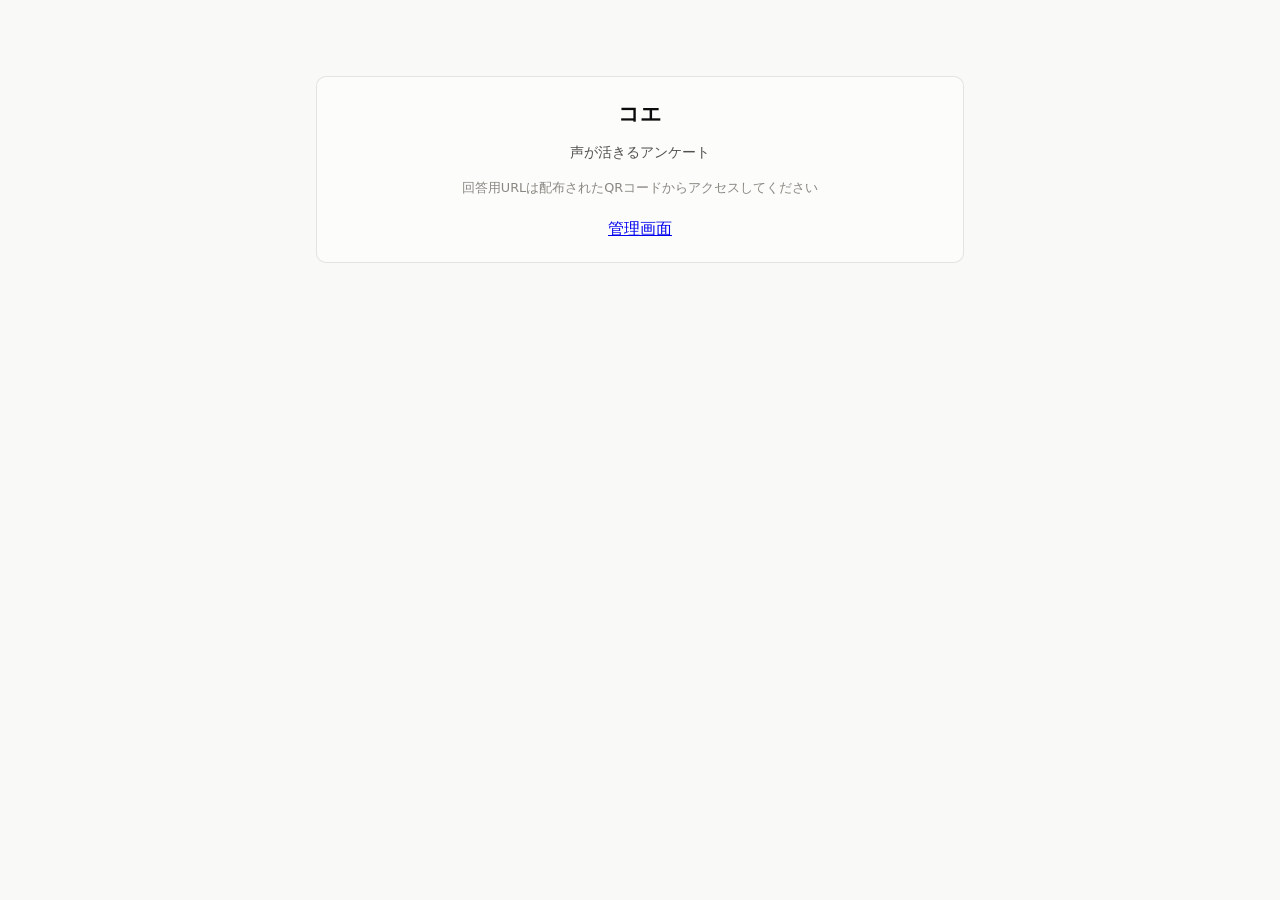
<file: index.html>
<!DOCTYPE html>
<html lang="ja">
<head>
<meta charset="UTF-8">
<meta name="viewport" content="width=device-width, initial-scale=1.0">
<meta name="robots" content="noindex">
<title>コエ — 声が活きるアンケート</title>
<link rel="stylesheet" href="css/style.css">
</head>
<body>
<div id="app">
  <div class="loading">読み込み中…</div>
</div>
<script src="js/config.js"></script>
<script src="js/api.js"></script>
<script src="js/charts.js"></script>
<script src="js/survey.js"></script>
<script src="js/admin.js"></script>
<script src="js/app.js"></script>
</body>
</html>
</file>
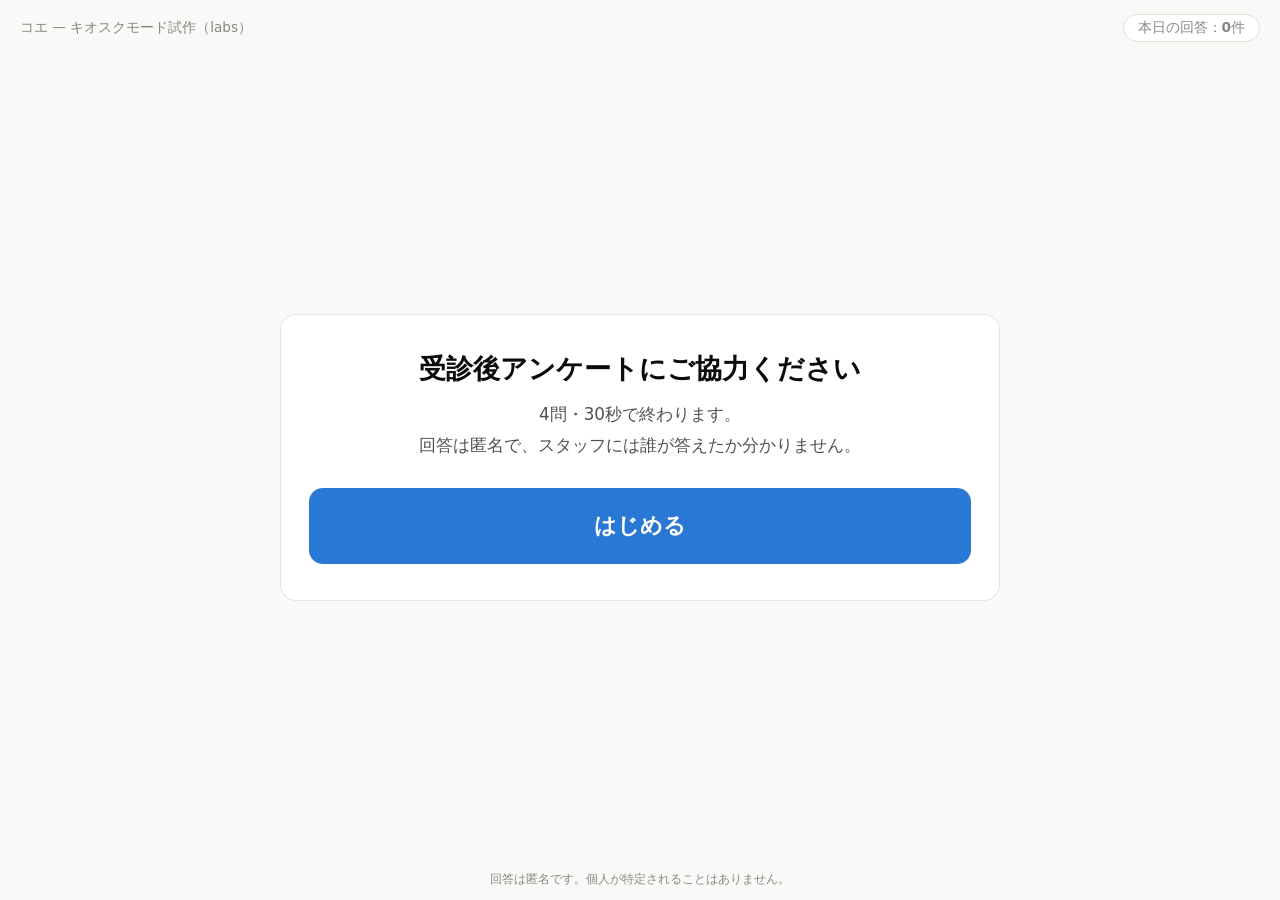
<file: labs/kiosk.html>
<!DOCTYPE html>
<html lang="ja">
<head>
<meta charset="UTF-8">
<meta name="viewport" content="width=device-width, initial-scale=1.0, user-scalable=no">
<meta name="robots" content="noindex">
<title>【labs】キオスクモード試作 — コエ</title>
<style>
/* labs試作：本体CSSとは独立（配色は本体と同系） */
* { margin:0; padding:0; box-sizing:border-box; }
:root { --accent:#2a78d6; --accent-dark:#1c5cab; --accent-light:#cde2fb;
        --page:#f9f9f7; --ink:#0b0b0b; --muted:#898781; --grid:#e1e0d9; }
html,body { height:100%; }
body { font-family:"Hiragino Kaku Gothic ProN","Yu Gothic",system-ui,sans-serif;
       background:var(--page); color:var(--ink); display:flex; flex-direction:column;
       -webkit-user-select:none; user-select:none; touch-action:manipulation; }
header { padding:14px 20px; display:flex; justify-content:space-between; align-items:center;
         color:var(--muted); font-size:0.85rem; }
header .count { background:#fff; border:1px solid var(--grid); border-radius:999px; padding:4px 14px; }
main { flex:1; display:flex; align-items:center; justify-content:center; padding:16px; }
.card { background:#fff; border:1px solid rgba(11,11,11,.1); border-radius:16px;
        max-width:720px; width:100%; padding:36px 28px; text-align:center; }
.step { color:var(--accent); font-weight:700; font-size:0.95rem; margin-bottom:14px; }
.q { font-size:1.5rem; font-weight:700; line-height:1.5; margin-bottom:28px; }
.opts { display:grid; gap:12px; }
.opts.likert { grid-template-columns:repeat(5,1fr); }
.opts.nps { grid-template-columns:repeat(6,1fr); }
.opts.choice { grid-template-columns:1fr; }
.opts button { min-height:64px; font-size:1.3rem; font-family:inherit; background:#fff;
        border:2px solid var(--grid); border-radius:12px; cursor:pointer; color:var(--ink);
        transition:background .1s,border-color .1s; -webkit-tap-highlight-color:transparent; }
.opts.choice button { font-size:1.1rem; text-align:left; padding:0 22px; }
.opts button:active { background:var(--accent-light); border-color:var(--accent); }
.labels { display:flex; justify-content:space-between; margin-top:12px; color:var(--muted); font-size:0.9rem; }
.thanks-icon { width:84px; height:84px; margin:0 auto 20px; border-radius:50%;
        background:var(--accent-light); color:var(--accent-dark); font-size:2.6rem;
        font-weight:700; line-height:84px; }
.big { font-size:1.7rem; font-weight:700; margin-bottom:12px; }
.reset-note { margin-top:24px; color:var(--muted); font-size:0.95rem; }
.start-btn { margin-top:8px; min-height:76px; width:100%; font-size:1.4rem; font-weight:700;
        font-family:inherit; background:var(--accent); color:#fff; border:none; border-radius:14px; cursor:pointer; }
.sub { color:#52514e; font-size:1.05rem; line-height:1.8; margin-bottom:20px; }
footer { text-align:center; color:var(--muted); font-size:0.75rem; padding:12px; }
</style>
</head>
<body>
<header>
  <span>コエ — キオスクモード試作（labs）</span>
  <span class="count">本日の回答：<strong id="today-count">0</strong>件</span>
</header>
<main><div class="card" id="stage"></div></main>
<footer>回答は匿名です。個人が特定されることはありません。</footer>
<script>
// ============ デモ設問（本番はdefinition JSONから供給する想定） ============
const QUESTIONS = [
  { type:"nps", text:"当院をご家族やご友人に勧めたいと思いますか？", low:"0：全く思わない", high:"10：強くそう思う" },
  { type:"likert", text:"受付スタッフの挨拶・笑顔はいかがでしたか？", low:"1：気になった", high:"5：とても良かった" },
  { type:"likert", text:"本日の待ち時間はいかがでしたか？", low:"1：とても長かった", high:"5：ちょうど良かった" },
  { type:"choice", text:"本日の来院目的を教えてください",
    options:["メンテナンス（クリーニング）","治療（虫歯・歯周病など）","急患・痛みでの来院","その他"] }
];
const THANKS_SEC = 6;    // サンクス画面の表示秒数（自動で先頭へ）
const IDLE_SEC   = 45;   // 途中放置でリセットするまでの秒数

const stage = document.getElementById("stage");
let idx = -1, idleTimer = null, countdownTimer = null;

// 本日の回答数（端末ローカル・日付キー）
const todayKey = "koe_kiosk_" + new Date().toISOString().slice(0,10);
function refreshCount(){ document.getElementById("today-count").textContent = localStorage.getItem(todayKey) || 0; }

function resetIdle(){
  clearTimeout(idleTimer);
  if (idx >= 0) idleTimer = setTimeout(showStart, IDLE_SEC * 1000); // 途中放置→振り出しへ
}
document.addEventListener("pointerdown", resetIdle);

function showStart(){
  clearTimeout(idleTimer); clearInterval(countdownTimer);
  idx = -1;
  stage.innerHTML = `
    <p class="big">受診後アンケートにご協力ください</p>
    <p class="sub">4問・30秒で終わります。<br>回答は匿名で、スタッフには誰が答えたか分かりません。</p>
    <button class="start-btn" onclick="next()">はじめる</button>`;
}

function next(){
  idx++;
  if (idx >= QUESTIONS.length) return showThanks();
  const q = QUESTIONS[idx];
  let opts = "";
  if (q.type === "nps")
    opts = `<div class="opts nps">${Array.from({length:11},(_,i)=>`<button onclick="next()">${i}</button>`).join("")}</div>
            <div class="labels"><span>${q.low}</span><span>${q.high}</span></div>`;
  else if (q.type === "likert")
    opts = `<div class="opts likert">${[1,2,3,4,5].map(i=>`<button onclick="next()">${i}</button>`).join("")}</div>
            <div class="labels"><span>${q.low}</span><span>${q.high}</span></div>`;
  else
    opts = `<div class="opts choice">${q.options.map(o=>`<button onclick="next()">${o}</button>`).join("")}</div>`;
  stage.innerHTML = `<p class="step">Q${idx+1} / ${QUESTIONS.length}</p><p class="q">${q.text}</p>${opts}`;
  resetIdle();
}

function showThanks(){
  clearTimeout(idleTimer);
  localStorage.setItem(todayKey, Number(localStorage.getItem(todayKey)||0) + 1);
  refreshCount();
  let sec = THANKS_SEC;
  stage.innerHTML = `
    <div class="thanks-icon">✓</div>
    <p class="big">ありがとうございました</p>
    <p class="sub">いただいた声は、より良い医院づくりに活かします。</p>
    <p class="reset-note">この画面は <strong id="cd">${sec}</strong> 秒後に最初に戻ります</p>`;
  countdownTimer = setInterval(()=>{
    sec--;
    const el = document.getElementById("cd");
    if (el) el.textContent = sec;
    if (sec <= 0) showStart();
  }, 1000);
}

refreshCount();
showStart();
</script>
</body>
</html>
</file>
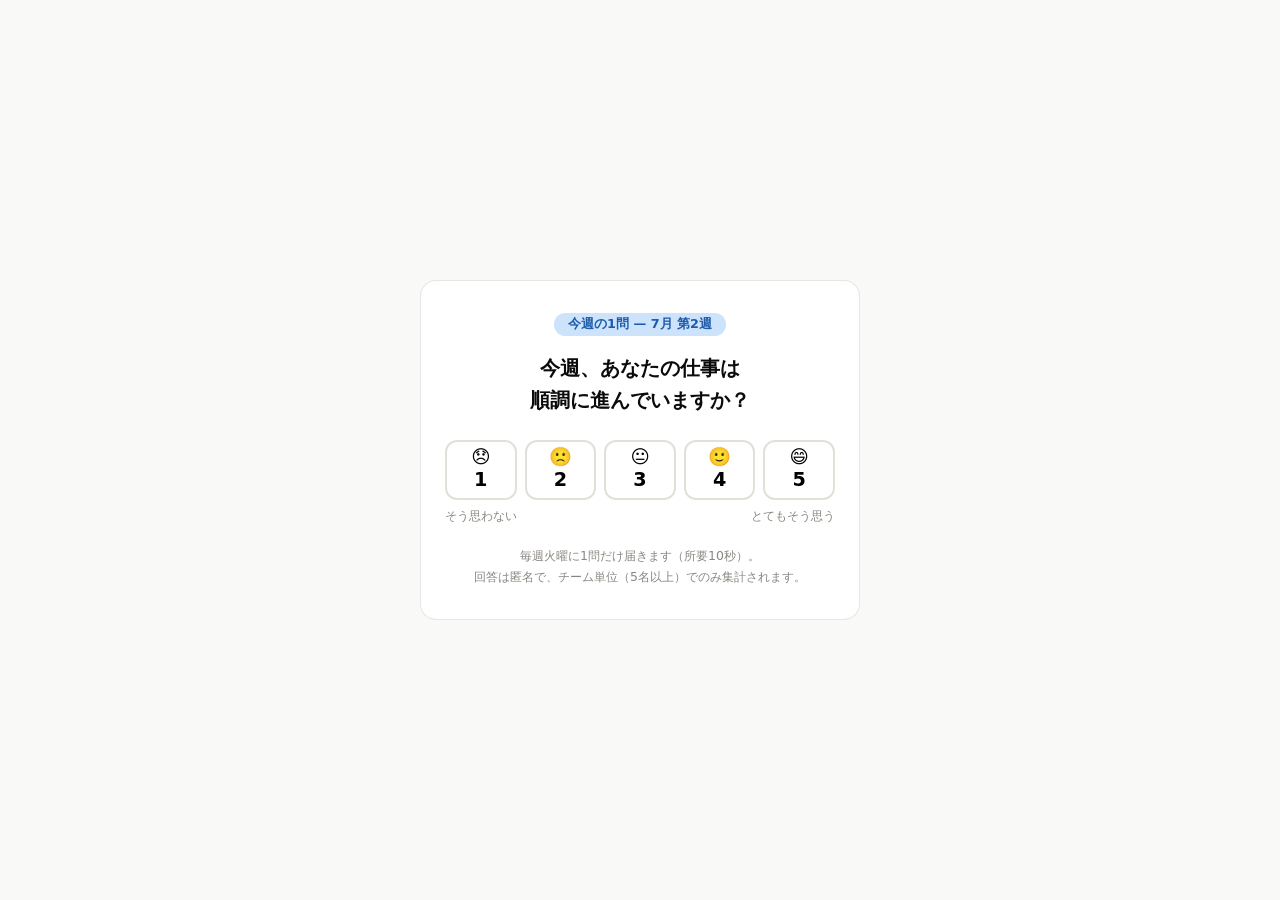
<file: labs/pulse.html>
<!DOCTYPE html>
<html lang="ja">
<head>
<meta charset="UTF-8">
<meta name="viewport" content="width=device-width, initial-scale=1.0">
<meta name="robots" content="noindex">
<title>【labs】パルスサーベイ試作 — コエ</title>
<style>
/* labs試作：本体CSSとは独立（配色は本体と同系） */
* { margin:0; padding:0; box-sizing:border-box; }
:root { --accent:#2a78d6; --accent-dark:#1c5cab; --accent-light:#cde2fb;
        --page:#f9f9f7; --ink:#0b0b0b; --ink2:#52514e; --muted:#898781; --grid:#e1e0d9; }
html,body { height:100%; }
body { font-family:"Hiragino Kaku Gothic ProN","Yu Gothic",system-ui,sans-serif;
       background:var(--page); color:var(--ink); display:flex; align-items:center;
       justify-content:center; padding:16px; touch-action:manipulation; }
.card { background:#fff; border:1px solid rgba(11,11,11,.1); border-radius:16px;
        max-width:440px; width:100%; padding:32px 24px; text-align:center; }
.tag { display:inline-block; background:var(--accent-light); color:var(--accent-dark);
       border-radius:999px; padding:3px 14px; font-size:0.8rem; font-weight:700; margin-bottom:16px; }
.q { font-size:1.25rem; font-weight:700; line-height:1.6; margin-bottom:24px; }
.opts { display:grid; grid-template-columns:repeat(5,1fr); gap:8px; }
.opts button { min-height:60px; border:2px solid var(--grid); border-radius:12px; background:#fff;
        cursor:pointer; font-family:inherit; display:flex; flex-direction:column; align-items:center;
        justify-content:center; gap:2px; -webkit-tap-highlight-color:transparent; padding:6px 0; }
.opts button .n { font-size:1.2rem; font-weight:700; }
.opts button .f { font-size:1.15rem; line-height:1; }
.opts button:active { background:var(--accent-light); border-color:var(--accent); }
.labels { display:flex; justify-content:space-between; margin-top:8px; color:var(--muted); font-size:0.75rem; }
.note { color:var(--muted); font-size:0.78rem; margin-top:20px; line-height:1.7; }
.thanks-icon { width:64px; height:64px; margin:0 auto 14px; border-radius:50%;
        background:var(--accent-light); color:var(--accent-dark); font-size:2rem;
        font-weight:700; line-height:64px; }
.big { font-size:1.3rem; font-weight:700; margin-bottom:8px; }
.sub { color:var(--ink2); font-size:0.9rem; margin-bottom:20px; }
h3 { font-size:0.85rem; color:var(--ink2); margin-bottom:8px; text-align:left; }
svg { display:block; width:100%; height:auto; }
.hidden { display:none; }
</style>
</head>
<body>
<div class="card">

  <!-- 回答ビュー：今週の1問だけ -->
  <div id="ask">
    <span class="tag">今週の1問 — 7月 第2週</span>
    <p class="q">今週、あなたの仕事は<br>順調に進んでいますか？</p>
    <div class="opts">
      <button onclick="answer(1)"><span class="f">😞</span><span class="n">1</span></button>
      <button onclick="answer(2)"><span class="f">🙁</span><span class="n">2</span></button>
      <button onclick="answer(3)"><span class="f">😐</span><span class="n">3</span></button>
      <button onclick="answer(4)"><span class="f">🙂</span><span class="n">4</span></button>
      <button onclick="answer(5)"><span class="f">😄</span><span class="n">5</span></button>
    </div>
    <div class="labels"><span>そう思わない</span><span>とてもそう思う</span></div>
    <p class="note">毎週火曜に1問だけ届きます（所要10秒）。<br>回答は匿名で、チーム単位（5名以上）でのみ集計されます。</p>
  </div>

  <!-- サンクスビュー：回答者にもチームの推移を少しだけ返す -->
  <div id="done" class="hidden">
    <div class="thanks-icon">✓</div>
    <p class="big">今週もありがとうございました</p>
    <p class="sub">10秒のご協力が、職場の改善につながります。</p>
    <h3>チーム全体の推移（直近5週・平均）</h3>
    <svg viewBox="0 0 380 110" id="spark"></svg>
    <p class="note">※ あなた個人の回答は表示されません（匿名・チーム平均のみ）<br>また来週の火曜にお会いしましょう。</p>
  </div>

</div>
<script>
// ============ デモデータ：直近5週のチーム平均（本番は集計APIから） ============
const WEEKS = [ ["6/9",3.2], ["6/16",3.4], ["6/23",3.3], ["6/30",3.7], ["7/7",null] ]; // 今週は回答で確定

function answer(v){
  WEEKS[4][1] = (3.7*0.8 + v*0.2); // デモ用：自分の回答を混ぜた「らしい」平均を作る
  document.getElementById("ask").classList.add("hidden");
  document.getElementById("done").classList.remove("hidden");
  drawSpark();
}

function drawSpark(){
  const svg = document.getElementById("spark");
  const W=380,H=110,P={t:14,r:16,b:22,l:30}, min=1,max=5;
  const x=i=>P.l+(W-P.l-P.r)*i/(WEEKS.length-1), y=v=>P.t+(H-P.t-P.b)*(1-(v-min)/(max-min));
  let g="";
  [1,3,5].forEach(v=>{ g+=`<line x1="${P.l}" y1="${y(v)}" x2="${W-P.r}" y2="${y(v)}" stroke="#e1e0d9"/>
    <text x="${P.l-5}" y="${y(v)+3}" text-anchor="end" font-size="9" fill="#898781">${v}</text>`; });
  const pts = WEEKS.map((w,i)=>`${x(i)},${y(w[1])}`).join(" ");
  g += `<polyline points="${pts}" fill="none" stroke="#2a78d6" stroke-width="2.5"/>`;
  WEEKS.forEach((w,i)=>{
    g += `<circle cx="${x(i)}" cy="${y(w[1])}" r="3.2" fill="#2a78d6"/>
          <text x="${x(i)}" y="${H-6}" text-anchor="middle" font-size="9" fill="#898781">${w[0]}</text>`;
  });
  const last = WEEKS[4];
  g += `<text x="${x(4)}" y="${y(last[1])-8}" text-anchor="middle" font-size="10" font-weight="bold" fill="#1c5cab">${last[1].toFixed(1)}</text>`;
  svg.innerHTML = g;
}
</script>
</body>
</html>
</file>
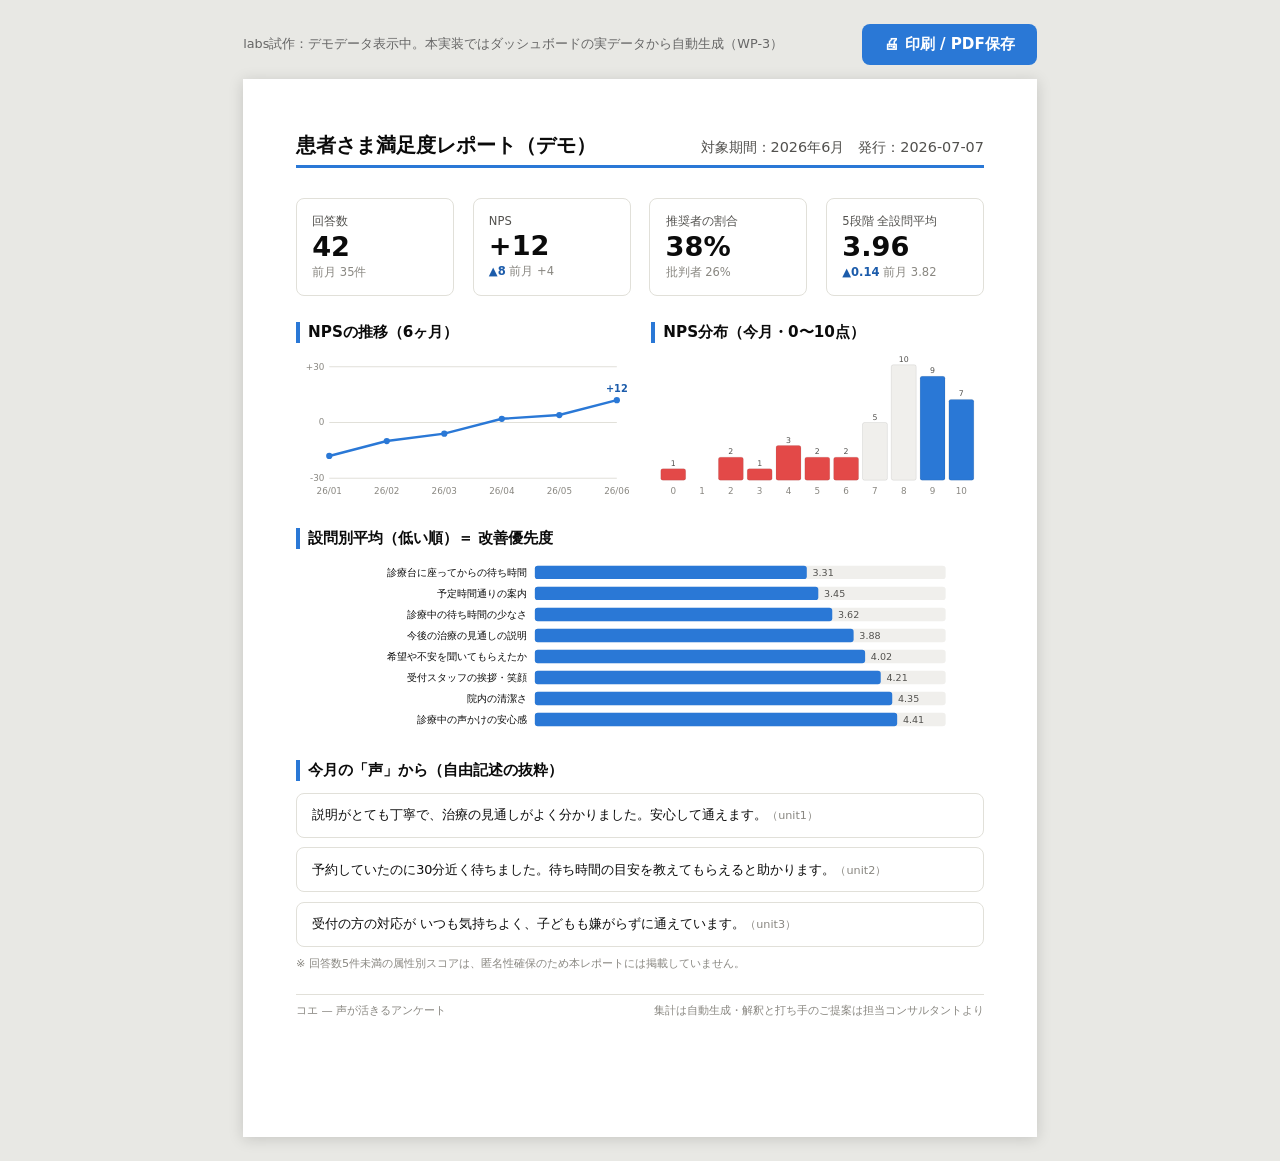
<file: labs/report.html>
<!DOCTYPE html>
<html lang="ja">
<head>
<meta charset="UTF-8">
<meta name="viewport" content="width=device-width, initial-scale=1.0">
<meta name="robots" content="noindex">
<title>【labs】月次1枚レポート試作 — コエ</title>
<style>
/* labs試作：本体CSSとは独立（配色は本体と同系） */
* { margin:0; padding:0; box-sizing:border-box; }
:root { --accent:#2a78d6; --accent-dark:#1c5cab; --accent-light:#cde2fb;
        --ink:#0b0b0b; --ink2:#52514e; --muted:#898781; --grid:#e1e0d9;
        --detractor:#e34948; --passive:#f0efec; }
body { font-family:"Hiragino Kaku Gothic ProN","Yu Gothic",system-ui,sans-serif;
       background:#e8e8e4; color:var(--ink); padding:24px 12px; }
.toolbar { max-width:210mm; margin:0 auto 14px; display:flex; justify-content:space-between; align-items:center; }
.toolbar .note { color:#666; font-size:0.8rem; }
.toolbar button { padding:10px 22px; background:var(--accent); color:#fff; border:none;
       border-radius:8px; font-size:0.95rem; font-weight:700; cursor:pointer; font-family:inherit; }
.sheet { width:210mm; max-width:100%; min-height:280mm; margin:0 auto; background:#fff;
       padding:14mm 14mm 10mm; box-shadow:0 2px 14px rgba(0,0,0,.15); }
.head { display:flex; justify-content:space-between; align-items:baseline;
       border-bottom:3px solid var(--accent); padding-bottom:6px; margin-bottom:8mm; }
.head h1 { font-size:1.25rem; }
.head .period { color:var(--ink2); font-size:0.9rem; }
.tiles { display:grid; grid-template-columns:repeat(4,1fr); gap:5mm; margin-bottom:7mm; }
.tile { border:1px solid var(--grid); border-radius:8px; padding:4mm; }
.tile .l { font-size:0.72rem; color:var(--ink2); }
.tile .v { font-size:1.7rem; font-weight:700; line-height:1.3; }
.tile .d { font-size:0.72rem; color:var(--muted); }
.tile .up { color:var(--accent-dark); font-weight:700; }
.cols { display:grid; grid-template-columns:1fr 1fr; gap:6mm; margin-bottom:7mm; }
h2 { font-size:0.95rem; border-left:4px solid var(--accent); padding-left:8px; margin-bottom:3mm; }
svg { display:block; width:100%; height:auto; }
.fx { border:1px solid var(--grid); border-radius:8px; padding:3mm 4mm; margin-bottom:2.5mm; font-size:0.8rem; line-height:1.6; }
.fx .m { color:var(--muted); font-size:0.7rem; }
.footnote { color:var(--muted); font-size:0.7rem; margin-top:2mm; }
.foot { display:flex; justify-content:space-between; color:var(--muted); font-size:0.7rem;
        border-top:1px solid var(--grid); padding-top:2mm; margin-top:6mm; }
@page { size:A4; margin:0; }
@media print {
  body { background:#fff; padding:0; }
  .toolbar { display:none; }
  .sheet { box-shadow:none; width:auto; min-height:auto; }
}
</style>
</head>
<body>
<div class="toolbar">
  <span class="note">labs試作：デモデータ表示中。本実装ではダッシュボードの実データから自動生成（WP-3）</span>
  <button onclick="print()">🖨 印刷 / PDF保存</button>
</div>

<div class="sheet">
  <div class="head">
    <h1>患者さま満足度レポート（デモ）</h1>
    <span class="period">対象期間：2026年6月　発行：2026-07-07</span>
  </div>

  <div class="tiles">
    <div class="tile"><div class="l">回答数</div><div class="v">42</div><div class="d">前月 35件</div></div>
    <div class="tile"><div class="l">NPS</div><div class="v">+12</div><div class="d"><span class="up">▲8</span> 前月 +4</div></div>
    <div class="tile"><div class="l">推奨者の割合</div><div class="v">38%</div><div class="d">批判者 26%</div></div>
    <div class="tile"><div class="l">5段階 全設問平均</div><div class="v">3.96</div><div class="d"><span class="up">▲0.14</span> 前月 3.82</div></div>
  </div>

  <div class="cols">
    <div>
      <h2>NPSの推移（6ヶ月）</h2>
      <svg viewBox="0 0 340 150" id="trend"></svg>
    </div>
    <div>
      <h2>NPS分布（今月・0〜10点）</h2>
      <svg viewBox="0 0 340 150" id="dist"></svg>
    </div>
  </div>

  <h2>設問別平均（低い順）＝ 改善優先度</h2>
  <svg viewBox="0 0 720 190" id="items" style="margin-bottom:6mm"></svg>

  <h2>今月の「声」から（自由記述の抜粋）</h2>
  <div class="fx">説明がとても丁寧で、治療の見通しがよく分かりました。安心して通えます。<span class="m">（unit1）</span></div>
  <div class="fx">予約していたのに30分近く待ちました。待ち時間の目安を教えてもらえると助かります。<span class="m">（unit2）</span></div>
  <div class="fx">受付の方の対応が いつも気持ちよく、子どもも嫌がらずに通えています。<span class="m">（unit3）</span></div>
  <p class="footnote">※ 回答数5件未満の属性別スコアは、匿名性確保のため本レポートには掲載していません。</p>

  <div class="foot">
    <span>コエ — 声が活きるアンケート</span>
    <span>集計は自動生成・解釈と打ち手のご提案は担当コンサルタントより</span>
  </div>
</div>

<script>
// ============ デモデータ ============
const trend = [ ["26/01",-18],["26/02",-10],["26/03",-6],["26/04",2],["26/05",4],["26/06",12] ];
const dist  = [1,0,2,1,3,2,2,5,10,9,7]; // 0〜10点の件数
const items = [
  ["診療台に座ってからの待ち時間", 3.31],
  ["予定時間通りの案内", 3.45],
  ["診療中の待ち時間の少なさ", 3.62],
  ["今後の治療の見通しの説明", 3.88],
  ["希望や不安を聞いてもらえたか", 4.02],
  ["受付スタッフの挨拶・笑顔", 4.21],
  ["院内の清潔さ", 4.35],
  ["診療中の声かけの安心感", 4.41]
];

// ============ 折れ線（NPS推移） ============
(function(){
  const svg = document.getElementById("trend");
  const W=340,H=150,P={t:12,r:12,b:24,l:34}, min=-30,max=30;
  const x=i=>P.l+(W-P.l-P.r)*i/(trend.length-1), y=v=>P.t+(H-P.t-P.b)*(1-(v-min)/(max-min));
  let g = "";
  [-30,0,30].forEach(v=>{ g+=`<line x1="${P.l}" y1="${y(v)}" x2="${W-P.r}" y2="${y(v)}" stroke="#e1e0d9"/>
    <text x="${P.l-5}" y="${y(v)+3}" text-anchor="end" font-size="9" fill="#898781">${v>0?"+"+v:v}</text>`; });
  const pts = trend.map((d,i)=>`${x(i)},${y(d[1])}`).join(" ");
  g += `<polyline points="${pts}" fill="none" stroke="#2a78d6" stroke-width="2.5"/>`;
  trend.forEach((d,i)=>{ g+=`<circle cx="${x(i)}" cy="${y(d[1])}" r="3.2" fill="#2a78d6"/>
    <text x="${x(i)}" y="${H-8}" text-anchor="middle" font-size="9" fill="#898781">${d[0]}</text>`; });
  g += `<text x="${x(5)}" y="${y(trend[5][1])-8}" text-anchor="middle" font-size="10" font-weight="bold" fill="#1c5cab">+12</text>`;
  svg.innerHTML = g;
})();

// ============ 棒（NPS分布・極性色は本体と同じ 青/灰/赤） ============
(function(){
  const svg = document.getElementById("dist");
  const W=340,H=150,P={t:10,r:8,b:22,l:8}, m=Math.max(...dist);
  const bw=(W-P.l-P.r)/11;
  let g="";
  dist.forEach((n,i)=>{
    const h=(H-P.t-P.b)*(n/m), c = i<=6 ? "#e34948" : (i<=8 ? "#f0efec" : "#2a78d6");
    g+=`<rect x="${P.l+bw*i+2}" y="${H-P.b-h}" width="${bw-4}" height="${h}" rx="2" fill="${c}" stroke="rgba(0,0,0,.08)"/>
        <text x="${P.l+bw*i+bw/2}" y="${H-8}" text-anchor="middle" font-size="9" fill="#898781">${i}</text>`;
    if(n) g+=`<text x="${P.l+bw*i+bw/2}" y="${H-P.b-h-3}" text-anchor="middle" font-size="8" fill="#52514e">${n}</text>`;
  });
  svg.innerHTML=g;
})();

// ============ 横棒（設問別平均・低い順） ============
(function(){
  const svg = document.getElementById("items");
  const W=720,rh=22,P={l:250,r:40};
  let g="";
  items.forEach((it,i)=>{
    const y=i*rh+6, w=(W-P.l-P.r)*(it[1]/5);
    g+=`<text x="${P.l-8}" y="${y+11}" text-anchor="end" font-size="10.5" fill="#0b0b0b">${it[0]}</text>
        <rect x="${P.l}" y="${y}" width="${W-P.l-P.r}" height="14" rx="3" fill="#f0efec"/>
        <rect x="${P.l}" y="${y}" width="${w}" height="14" rx="3" fill="#2a78d6"/>
        <text x="${P.l+w+6}" y="${y+11}" font-size="10" fill="#52514e">${it[1].toFixed(2)}</text>`;
  });
  svg.setAttribute("viewBox",`0 0 ${W} ${items.length*rh+10}`);
  svg.innerHTML=g;
})();
</script>
</body>
</html>
</file>
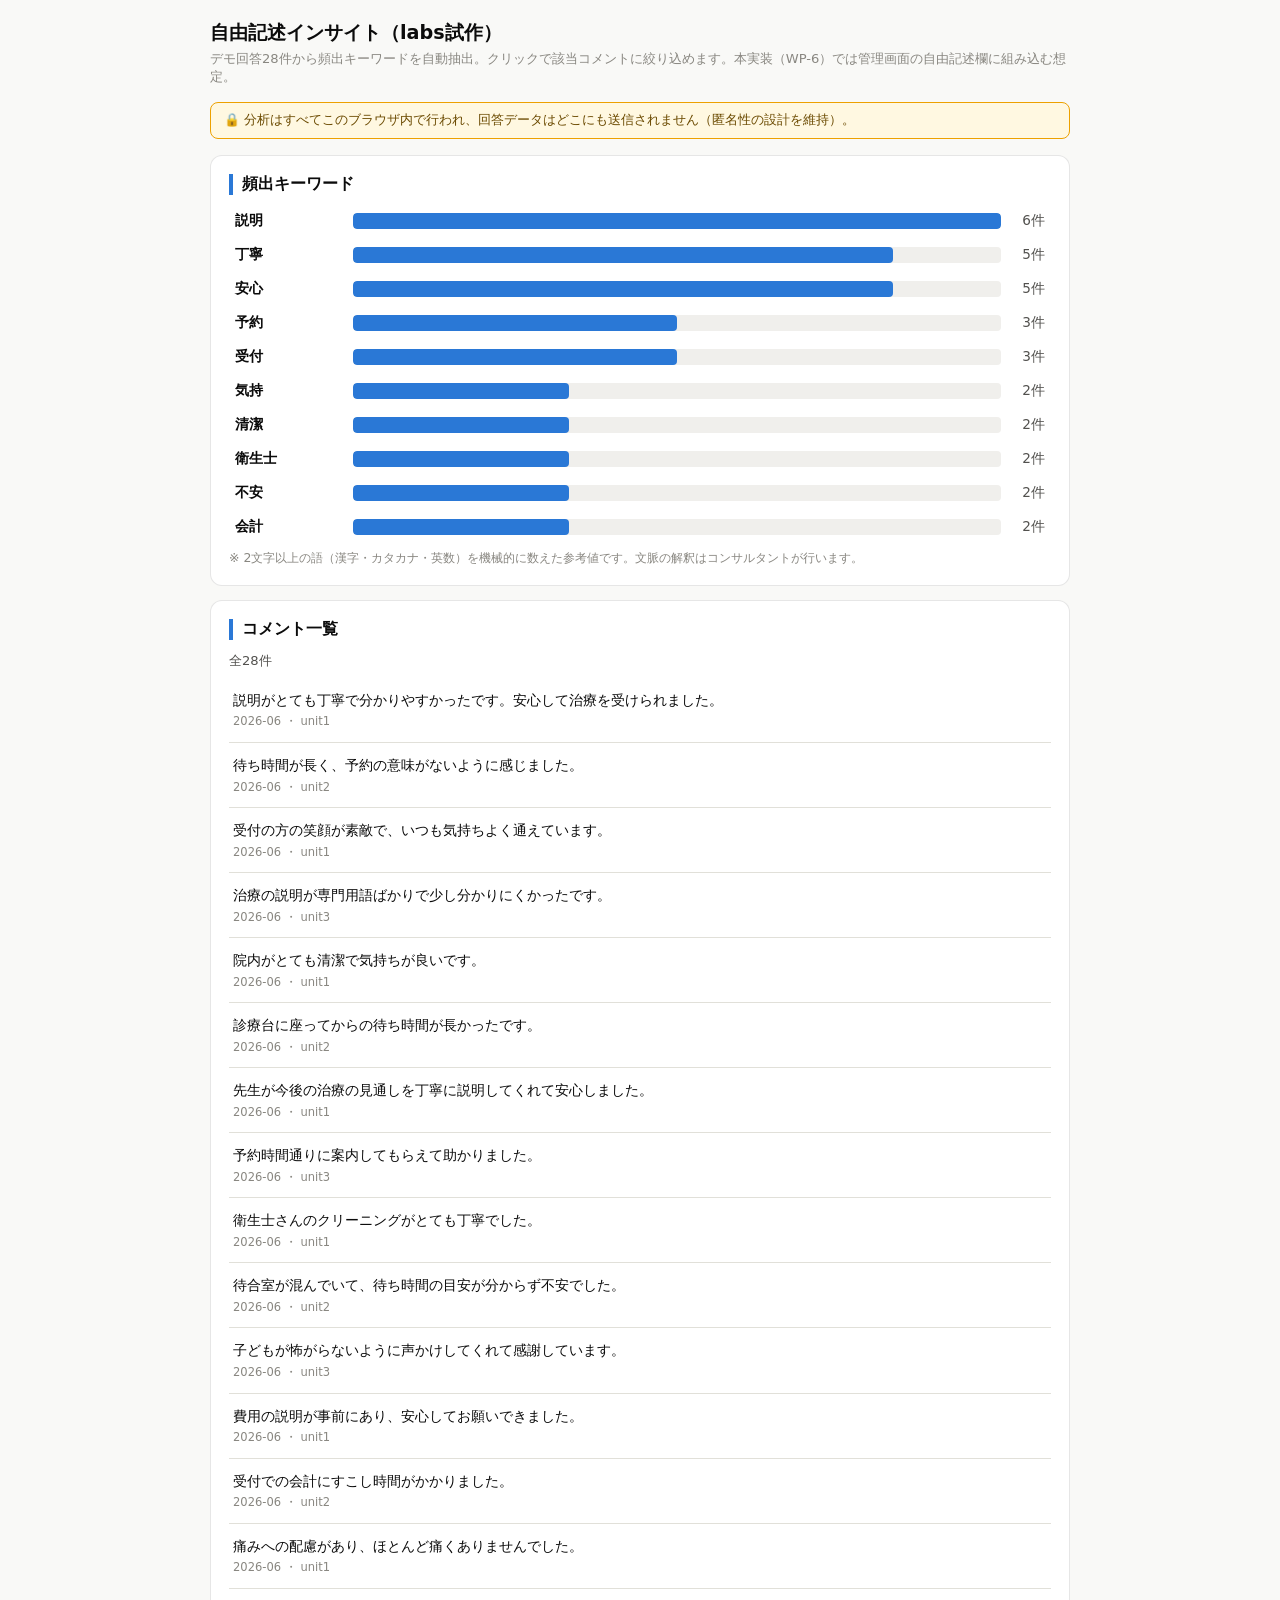
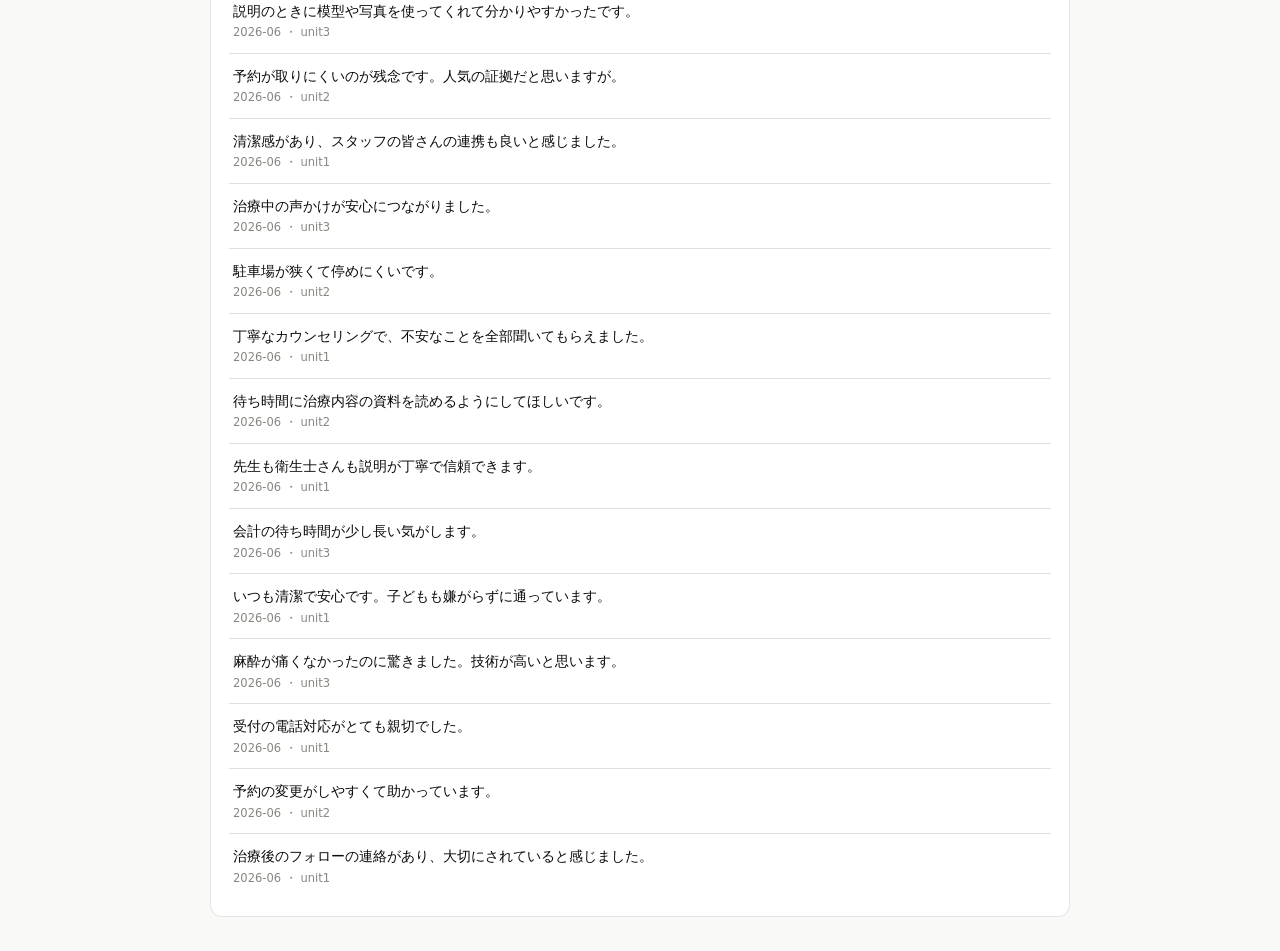
<file: labs/text-insights.html>
<!DOCTYPE html>
<html lang="ja">
<head>
<meta charset="UTF-8">
<meta name="viewport" content="width=device-width, initial-scale=1.0">
<meta name="robots" content="noindex">
<title>【labs】自由記述インサイト試作 — コエ</title>
<style>
/* labs試作：本体CSSとは独立（配色は本体と同系） */
* { margin:0; padding:0; box-sizing:border-box; }
:root { --accent:#2a78d6; --accent-dark:#1c5cab; --accent-light:#cde2fb;
        --page:#f9f9f7; --ink:#0b0b0b; --ink2:#52514e; --muted:#898781; --grid:#e1e0d9;
        --detractor:#e34948; }
body { font-family:"Hiragino Kaku Gothic ProN","Yu Gothic",system-ui,sans-serif;
       background:var(--page); color:var(--ink); padding:20px 14px; }
.wrap { max-width:860px; margin:0 auto; }
h1 { font-size:1.2rem; margin-bottom:4px; }
.lead { color:var(--muted); font-size:0.82rem; margin-bottom:16px; }
.card { background:#fff; border:1px solid rgba(11,11,11,.1); border-radius:12px; padding:18px; margin-bottom:14px; }
h2 { font-size:1rem; border-left:4px solid var(--accent); padding-left:9px; margin-bottom:12px; }
.kw { display:flex; align-items:center; gap:10px; margin-bottom:7px; cursor:pointer;
      border-radius:8px; padding:4px 6px; -webkit-tap-highlight-color:transparent; }
.kw:hover { background:var(--page); }
.kw.active { background:var(--accent-light); }
.kw .w { min-width:7.5em; font-size:0.9rem; font-weight:600; }
.kw .bar { flex:1; height:16px; background:#f0efec; border-radius:4px; overflow:hidden; }
.kw .bar i { display:block; height:100%; background:var(--accent); border-radius:4px; }
.kw .n { min-width:2.5em; text-align:right; color:var(--ink2); font-size:0.85rem; }
.hint { color:var(--muted); font-size:0.78rem; margin-top:10px; }
.comment { padding:10px 4px; border-bottom:1px solid var(--grid); font-size:0.9rem; line-height:1.7; }
.comment:last-child { border-bottom:none; }
.comment .m { color:var(--muted); font-size:0.72rem; }
mark { background:var(--accent-light); color:var(--accent-dark); font-weight:700; border-radius:3px; padding:0 2px; }
.clear { display:none; margin-left:8px; font-size:0.8rem; color:var(--accent); cursor:pointer;
         background:none; border:none; font-family:inherit; text-decoration:underline; }
.clear.show { display:inline; }
.count-note { color:var(--ink2); font-size:0.82rem; margin-bottom:8px; }
.privacy { background:#fff8e1; border:1px solid #eda100; color:#6b4a00;
           border-radius:8px; padding:9px 13px; font-size:0.8rem; margin-bottom:16px; }
</style>
</head>
<body>
<div class="wrap">
  <h1>自由記述インサイト（labs試作）</h1>
  <p class="lead">デモ回答28件から頻出キーワードを自動抽出。クリックで該当コメントに絞り込めます。本実装（WP-6）では管理画面の自由記述欄に組み込む想定。</p>
  <div class="privacy">🔒 分析はすべてこのブラウザ内で行われ、回答データはどこにも送信されません（匿名性の設計を維持）。</div>

  <div class="card">
    <h2>頻出キーワード <button class="clear" id="clear" onclick="filter(null)">✕ 絞り込み解除</button></h2>
    <div id="ranking"></div>
    <p class="hint">※ 2文字以上の語（漢字・カタカナ・英数）を機械的に数えた参考値です。文脈の解釈はコンサルタントが行います。</p>
  </div>

  <div class="card">
    <h2>コメント一覧</h2>
    <p class="count-note" id="count"></p>
    <div id="comments"></div>
  </div>
</div>

<script>
// ============ デモ自由記述（28件・歯科の想定） ============
const COMMENTS = [
  ["説明がとても丁寧で分かりやすかったです。安心して治療を受けられました。","unit1"],
  ["待ち時間が長く、予約の意味がないように感じました。","unit2"],
  ["受付の方の笑顔が素敵で、いつも気持ちよく通えています。","unit1"],
  ["治療の説明が専門用語ばかりで少し分かりにくかったです。","unit3"],
  ["院内がとても清潔で気持ちが良いです。","unit1"],
  ["診療台に座ってからの待ち時間が長かったです。","unit2"],
  ["先生が今後の治療の見通しを丁寧に説明してくれて安心しました。","unit1"],
  ["予約時間通りに案内してもらえて助かりました。","unit3"],
  ["衛生士さんのクリーニングがとても丁寧でした。","unit1"],
  ["待合室が混んでいて、待ち時間の目安が分からず不安でした。","unit2"],
  ["子どもが怖がらないように声かけしてくれて感謝しています。","unit3"],
  ["費用の説明が事前にあり、安心してお願いできました。","unit1"],
  ["受付での会計にすこし時間がかかりました。","unit2"],
  ["痛みへの配慮があり、ほとんど痛くありませんでした。","unit1"],
  ["説明のときに模型や写真を使ってくれて分かりやすかったです。","unit3"],
  ["予約が取りにくいのが残念です。人気の証拠だと思いますが。","unit2"],
  ["清潔感があり、スタッフの皆さんの連携も良いと感じました。","unit1"],
  ["治療中の声かけが安心につながりました。","unit3"],
  ["駐車場が狭くて停めにくいです。","unit2"],
  ["丁寧なカウンセリングで、不安なことを全部聞いてもらえました。","unit1"],
  ["待ち時間に治療内容の資料を読めるようにしてほしいです。","unit2"],
  ["先生も衛生士さんも説明が丁寧で信頼できます。","unit1"],
  ["会計の待ち時間が少し長い気がします。","unit3"],
  ["いつも清潔で安心です。子どもも嫌がらずに通っています。","unit1"],
  ["麻酔が痛くなかったのに驚きました。技術が高いと思います。","unit3"],
  ["受付の電話対応がとても親切でした。","unit1"],
  ["予約の変更がしやすくて助かっています。","unit2"],
  ["治療後のフォローの連絡があり、大切にされていると感じました。","unit1"]
];

// ============ 簡易トークナイズ：漢字・カタカナ・英数の連続を語として抽出 ============
const STOP = new Set(["こと","もの","ところ","ため","よう","さん","先生","医院","当院","治療","感じ","気持ち","時間","今後","事前","本日","皆さん","全部","少し","とても","一覧"]);
// ※「治療」「時間」など どのコメントにも出る一般語は除外し、特徴語を浮かせる

function tokens(text){
  const m = text.match(/[一-鿿]{2,}|[゠-ヿー]{2,}|[A-Za-z0-9]{2,}/g) || [];
  return m.filter(w => !STOP.has(w));
}

const freq = {};
COMMENTS.forEach(([t]) => new Set(tokens(t)).forEach(w => freq[w] = (freq[w]||0)+1));
const TOP = Object.entries(freq).filter(([,n]) => n >= 2).sort((a,b)=>b[1]-a[1]).slice(0,10);

let current = null;

function render(){
  const maxN = TOP[0][1];
  document.getElementById("ranking").innerHTML = TOP.map(([w,n]) =>
    `<div class="kw ${current===w?"active":""}" onclick="filter('${w}')">
       <span class="w">${w}</span>
       <span class="bar"><i style="width:${n/maxN*100}%"></i></span>
       <span class="n">${n}件</span>
     </div>`).join("");
  document.getElementById("clear").classList.toggle("show", !!current);

  const list = current ? COMMENTS.filter(([t]) => t.includes(current)) : COMMENTS;
  document.getElementById("count").textContent =
    current ? `「${current}」を含むコメント：${list.length}件` : `全${COMMENTS.length}件`;
  document.getElementById("comments").innerHTML = list.map(([t,ch]) => {
    const html = current ? t.split(current).join(`<mark>${current}</mark>`) : t;
    return `<div class="comment">${html}<div class="m">2026-06 ・ ${ch}</div></div>`;
  }).join("");
}

function filter(w){ current = (current === w) ? null : w; render(); }
render();
</script>
</body>
</html>
</file>
<file: css/style.css>
/* koe-survey — 白ベース・青アクセント（クライアント成果物と同系トーン） */

:root {
  --surface-1: #fcfcfb;
  --page: #f9f9f7;
  --ink: #0b0b0b;
  --ink-2: #52514e;
  --muted: #898781;
  --grid: #e1e0d9;
  --baseline: #c3c2b7;
  --accent: #2a78d6;      /* series-1 blue */
  --accent-dark: #1c5cab;
  --accent-light: #cde2fb;
  --nps-promoter: #2a78d6;
  --nps-passive: #f0efec;
  --nps-detractor: #e34948;
  --border: rgba(11, 11, 11, 0.10);
  --radius: 10px;
}

* { margin: 0; padding: 0; box-sizing: border-box; }

body {
  font-family: "Hiragino Kaku Gothic ProN", "Yu Gothic", system-ui, -apple-system, sans-serif;
  background: var(--page);
  color: var(--ink);
  line-height: 1.7;
  -webkit-font-smoothing: antialiased;
}

#app { max-width: 680px; margin: 0 auto; padding: 16px; }
#app.wide { max-width: 1080px; }

.loading { text-align: center; color: var(--muted); padding: 60px 0; }

/* ===== カード ===== */
.card {
  background: var(--surface-1);
  border: 1px solid var(--border);
  border-radius: var(--radius);
  padding: 20px;
  margin-bottom: 16px;
}

h1 { font-size: 1.3rem; margin-bottom: 8px; }
h2 { font-size: 1.1rem; margin-bottom: 12px; border-left: 4px solid var(--accent); padding-left: 10px; }
h3 { font-size: 1rem; margin-bottom: 8px; color: var(--ink-2); }
.sub { color: var(--ink-2); font-size: 0.9rem; }
.note { color: var(--muted); font-size: 0.8rem; }

/* ===== 回答フォーム ===== */
.q-block { padding: 18px 0; border-bottom: 1px solid var(--grid); scroll-margin-top: 20px; }
.q-block:last-of-type { border-bottom: none; }
.q-text { font-weight: 600; margin-bottom: 10px; }
.q-req { color: var(--nps-detractor); font-size: 0.75rem; margin-left: 6px; font-weight: normal; white-space: nowrap; }
.q-opt-label { color: var(--muted); font-size: 0.75rem; margin-left: 6px; font-weight: normal; white-space: nowrap; }

/* 設問番号（回答済みでチェック表示） */
.q-num {
  display: inline-block; min-width: 2.6em; text-align: center;
  background: var(--accent-light); color: var(--accent-dark);
  border-radius: 999px; font-size: 0.75rem; font-weight: 700;
  padding: 1px 8px; margin-right: 8px; vertical-align: 2px;
}
.q-block.answered .q-num { background: var(--accent); color: #fff; }
.q-block.answered .q-num::after { content: " ✓"; }
.q-block.err .q-num { background: var(--nps-detractor); color: #fff; }

.choice-list { display: flex; flex-direction: column; gap: 8px; }
.choice-list label {
  display: flex; align-items: center; gap: 10px;
  min-height: 48px; padding: 12px 14px; border: 1px solid var(--grid); border-radius: 8px;
  cursor: pointer; background: #fff;
  -webkit-tap-highlight-color: transparent;
  transition: border-color 0.12s, background 0.12s;
}
.choice-list label:active { border-color: var(--accent); }
.choice-list label:has(input:checked) { border-color: var(--accent); background: var(--accent-light); }
.choice-list input { accent-color: var(--accent); width: 20px; height: 20px; flex-shrink: 0; }

/* スケール（NPS 0〜10／5段階）：グリッドで等幅に。狭い画面ではNPSを2段に折る */
.scale-row { display: grid; gap: 6px; grid-template-columns: repeat(auto-fit, minmax(40px, 1fr)); }
.scale-row.likert { grid-template-columns: repeat(5, 1fr); }
.scale-row.nps { grid-template-columns: repeat(11, 1fr); }
.scale-row button {
  min-height: 48px; padding: 0;
  border: 1px solid var(--grid); border-radius: 8px; background: #fff;
  font-size: 1.05rem; cursor: pointer; color: var(--ink); font-family: inherit;
  font-variant-numeric: tabular-nums;
  touch-action: manipulation;
  -webkit-tap-highlight-color: transparent;
  user-select: none; -webkit-user-select: none;
  transition: background 0.12s, border-color 0.12s;
}
.scale-row button:active { background: var(--accent-light); border-color: var(--accent); }
.scale-row button:focus-visible { outline: 2px solid var(--accent); outline-offset: 1px; }
.scale-row button.sel { background: var(--accent); color: #fff; border-color: var(--accent); font-weight: 700; }
.scale-labels { display: flex; justify-content: space-between; gap: 12px; margin-top: 6px; }
.scale-labels span { font-size: 0.75rem; color: var(--muted); max-width: 48%; }
.scale-labels span:last-child { text-align: right; }

textarea {
  width: 100%; min-height: 90px; padding: 12px;
  border: 1px solid var(--grid); border-radius: 8px;
  font-family: inherit; font-size: 1rem; background: #fff;
}
textarea:focus, input:focus { outline: 2px solid var(--accent); outline-offset: 1px; }

.btn {
  display: inline-block; padding: 14px 28px;
  background: var(--accent); color: #fff; border: none; border-radius: 8px;
  font-size: 1.05rem; font-weight: 700; cursor: pointer; font-family: inherit;
}
.btn:hover { background: var(--accent-dark); }
.btn:disabled { background: var(--baseline); cursor: not-allowed; }
.btn-sub { background: #fff; color: var(--accent); border: 1px solid var(--accent); }
.btn-sub:hover { background: var(--accent-light); }
.btn-sm { padding: 8px 14px; font-size: 0.85rem; }
.btn-submit { width: 100%; max-width: 420px; padding: 16px 28px; }
.submit-area { text-align: center; padding: 8px 0 calc(24px + env(safe-area-inset-bottom)); }

/* 回答の進捗（画面上端の細いバー＋送信ボタン上のカウンタ） */
.progress-track {
  position: fixed; top: 0; left: 0; right: 0; height: 4px;
  z-index: 20; pointer-events: none;
}
.progress-fill {
  height: 100%; width: 0; background: var(--accent);
  border-radius: 0 2px 2px 0; transition: width 0.25s ease;
}
.progress-note { font-size: 0.85rem; color: var(--ink-2); margin-bottom: 10px; }

.error-msg { color: var(--nps-detractor); font-size: 0.85rem; margin-top: 8px; }
.thanks { text-align: center; padding: 48px 12px; }
.thanks .big { font-size: 1.4rem; font-weight: 700; margin-bottom: 12px; }
.thanks-icon {
  width: 56px; height: 56px; margin: 0 auto 16px; border-radius: 50%;
  background: var(--accent-light); color: var(--accent-dark);
  font-size: 1.8rem; font-weight: 700; line-height: 56px;
}

/* ===== 管理画面 ===== */
.admin-bar {
  display: flex; justify-content: space-between; align-items: center;
  margin-bottom: 16px; flex-wrap: wrap; gap: 8px;
}
.admin-bar .crumb a { color: var(--accent); text-decoration: none; }

.login-box { max-width: 380px; margin: 60px auto; }
.login-box input {
  width: 100%; padding: 12px; margin-bottom: 12px;
  border: 1px solid var(--grid); border-radius: 8px; font-size: 1rem; font-family: inherit;
}

table.list { width: 100%; border-collapse: collapse; font-size: 0.9rem; }
table.list th, table.list td { padding: 10px 8px; text-align: left; border-bottom: 1px solid var(--grid); }
table.list th { color: var(--muted); font-weight: 600; font-size: 0.8rem; }
table.list tr.rowlink { cursor: pointer; }
table.list tr.rowlink:hover { background: var(--accent-light); }

.badge { display: inline-block; padding: 2px 10px; border-radius: 999px; font-size: 0.75rem; font-weight: 600; }
.badge.open { background: #e3f2e3; color: #006300; }
.badge.draft { background: var(--nps-passive); color: var(--ink-2); }
.badge.closed { background: #f5e3e3; color: #8a2a2a; }

.tiles { display: grid; grid-template-columns: repeat(auto-fit, minmax(150px, 1fr)); gap: 12px; margin-bottom: 16px; }
.tile { background: var(--surface-1); border: 1px solid var(--border); border-radius: var(--radius); padding: 16px; }
.tile .t-label { font-size: 0.8rem; color: var(--ink-2); }
.tile .t-value { font-size: 2rem; font-weight: 700; }
.tile .t-note { font-size: 0.75rem; color: var(--muted); }

.chart-wrap { overflow-x: auto; }
.chart-wrap svg { display: block; }
.legend { display: flex; gap: 16px; flex-wrap: wrap; margin-top: 8px; font-size: 0.8rem; color: var(--ink-2); }
.legend .chip { display: inline-block; width: 12px; height: 12px; border-radius: 3px; margin-right: 5px; vertical-align: -1px; border: 1px solid var(--border); }

.freetext-item { padding: 10px 0; border-bottom: 1px solid var(--grid); font-size: 0.9rem; }
.freetext-item .meta { color: var(--muted); font-size: 0.75rem; }

.demo-banner {
  background: #fff8e1; border: 1px solid #eda100; border-radius: 8px;
  padding: 10px 14px; font-size: 0.85rem; margin-bottom: 16px; color: #6b4a00;
}

.qr-url { font-family: ui-monospace, Menlo, monospace; font-size: 0.8rem; background: var(--page); padding: 8px 10px; border-radius: 6px; word-break: break-all; margin: 6px 0; }

textarea.json-editor { min-height: 300px; font-family: ui-monospace, Menlo, monospace; font-size: 0.8rem; }

@media (max-width: 520px) {
  #app { padding: 12px; }
  .card { padding: 16px 14px; }
  /* NPSは6列×2段（0〜5／6〜10）。1段11個ではタップ幅が28px程度になり誤タップしやすい */
  .scale-row.nps { grid-template-columns: repeat(6, 1fr); }
  .scale-row { gap: 8px; }
  .q-text { font-size: 0.95rem; line-height: 1.6; }
}
</file>
